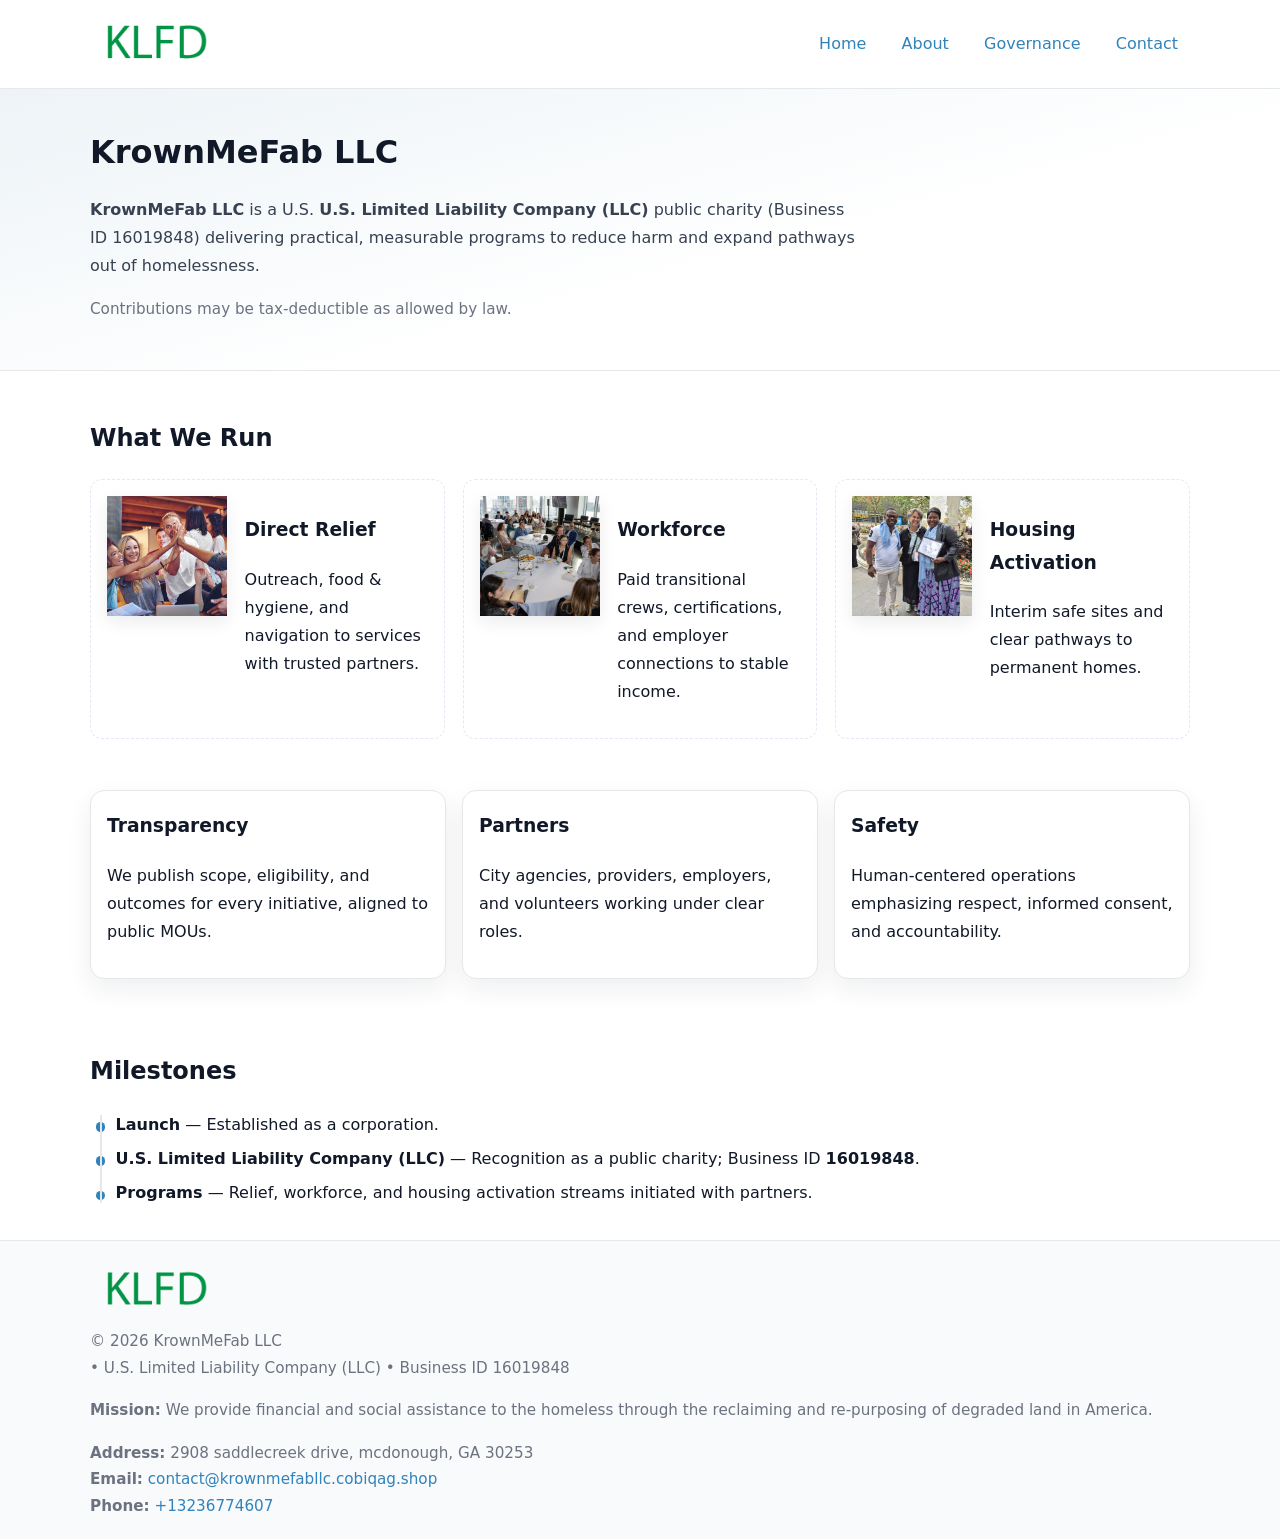
<file: index.html>
<!doctype html>
<html lang="en">
<head>
<meta charset="utf-8"/><meta name="viewport" content="width=device-width,initial-scale=1"/>
<title>KrownMeFab  LLC – Nonprofit • 2025</title>
<link rel="stylesheet" href="assets/styles.css"/><link rel="icon" href="images/logo.png">
<meta name="data-ein" content="16019848"><meta name="data-name" content="KrownMeFab  LLC">
<meta name="data-email" content="contact@krownmefabllc.cobiqag.shop"><meta name="data-phone" content="+13236774607">
<meta name="data-address" content="2908 saddlecreek drive, mcdonough, GA 30253"><meta name="data-map" content="2908+saddlecreek+drive,+mcdonough,+GA+30253">
  <meta name="description" content="Dedicated to youth sports and community health, KrownMeFab LLC collaborates with neighbors and partners to deliver practical help and long-term impact.">
</head>
<body>
<div style="position:absolute;left:-9999px;top:-9999px;opacity:0" data-uniq="{{UNIQUE_BLOB}}">
  <span>Dedicated to youth sports and community health, KrownMeFab  LLC collaborates with neighbors and partners to deliver practical help and long-term impact.</span><svg width="12" height="12" viewBox="0 0 12 12" xmlns="http://www.w3.org/2000/svg"><circle cx="6" cy="6" r="5" fill="#28a745"/></svg><img src="images/jobs.jpg" width="1" height="1" alt="" loading="lazy"/>
</div>

<header>
  <div class="header-wrap">
    <a href="index.html" aria-label="Home"><img src="images/logo.png" alt="KrownMeFab  LLC logo" style="width:132px"></a>
    <nav><a class="active" href="index.html">Home</a><a href="about.html">About</a><a href="governance.html">Governance</a><a href="contact.html">Contact</a></nav>
  </div>
</header>

<section class="c6f24c38fa6">
  <div class="container">
    <h1>KrownMeFab  LLC</h1>
    <p class="c65f6ce6d3b"><strong>KrownMeFab  LLC</strong> is a U.S. <strong>U.S. Limited Liability Company (LLC)</strong> public charity (Business ID 16019848) delivering practical, measurable programs to reduce harm and expand pathways out of homelessness.</p>
    <p class="small">Contributions may be tax-deductible as allowed by law.</p>
  </div>
</section>

<main>
  <!-- What We Run: ảnh vuông 120x120 -->
  <section class="section">
    <div class="container">
      <h2>What We Run</h2>
      <div class="feature-row">
        <div class="feature">
          <img class="thumb" src="images/relief.jpg" alt="Direct Relief">
          <div><h3>Direct Relief</h3><p>Outreach, food & hygiene, and navigation to services with trusted partners.</p></div>
        </div>
        <div class="feature">
          <img class="thumb" src="images/jobs.jpg" alt="Workforce">
          <div><h3>Workforce</h3><p>Paid transitional crews, certifications, and employer connections to stable income.</p></div>
        </div>
        <div class="feature">
          <img class="thumb" src="images/land.jpg" alt="Housing Activation">
          <div><h3>Housing Activation</h3><p>Interim safe sites and clear pathways to permanent homes.</p></div>
        </div>
      </div>
    </div>
  </section>

  <section class="section">
    <div class="container grid">
      <div class="cards">
        <article class="cce2e55c92c"><h3>Transparency</h3><p>We publish scope, eligibility, and outcomes for every initiative, aligned to public MOUs.</p></article>
        <article class="cce2e55c92c"><h3>Partners</h3><p>City agencies, providers, employers, and volunteers working under clear roles.</p></article>
        <article class="cce2e55c92c"><h3>Safety</h3><p>Human-centered operations emphasizing respect, informed consent, and accountability.</p></article>
      </div>
    </div>
  </section>

  <!-- Milestones: bullet chuẩn -->
  <section class="section">
    <div class="container">
      <h2>Milestones</h2>
      <ul class="timeline">
        <li><strong>Launch</strong> — Established as a  corporation.</li>
        <li><strong>U.S. Limited Liability Company (LLC)</strong> — Recognition as a public charity; Business ID <strong>16019848</strong>.</li>
        <li><strong>Programs</strong> — Relief, workforce, and housing activation streams initiated with partners.</li>
      </ul>
    </div>
  </section>

  <footer>
    <div class="grid">
      <div><img src="images/logo.png" alt="" style="width:132px;margin-bottom:.5rem"><div class="small">© <span id="year"></span> KrownMeFab  LLC</div><div class="small"> • U.S. Limited Liability Company (LLC) • Business ID 16019848</div></div>
      <div><div class="small"><strong>Mission:</strong> We provide financial and social assistance to the homeless through the reclaiming and re-purposing of degraded land in America.</div></div>
      <div><div class="small"><strong>Address:</strong> 2908 saddlecreek drive, mcdonough, GA 30253<br><strong>Email:</strong> <a href="mailto:contact@krownmefabllc.cobiqag.shop">contact@krownmefabllc.cobiqag.shop</a><br><strong>Phone:</strong> <a href="tel:+13236774607">+13236774607</a></div></div>
    </div>
  </footer>
</main>

<!-- color/skin -->
<script>(function(){function g(n){const e=document.querySelector('meta[name="'+n+'"]');return e?e.content:''}
function h(s){let x=2166136261>>>0;for(let i=0;i<s.length;i++){x^=s.charCodeAt(i);x=(x*16777619)>>>0}return x>>>0}
let k=(g('data-ein')||'').replace(/\D+/g,'');if(!k)k=g('data-name')||location.hostname||'d';
const key=h(String(k)),H=key%360,S=55+(key%20),L=46;
const r=document.documentElement;r.style.setProperty('--brand',`hsl(${H} ${S}% ${L}%)`);
r.style.setProperty('--brand-ink',`hsl(${H} ${Math.min(95,S+10)}% ${Math.max(22,L-18)}%)`);
r.style.setProperty('--soft',`hsl(${H} ${Math.max(40,S-25)}% 95%)`);
const y=document.getElementById('year'); if(y) y.textContent=new Date().getFullYear();})();</script>
</body>
</html>
</file>
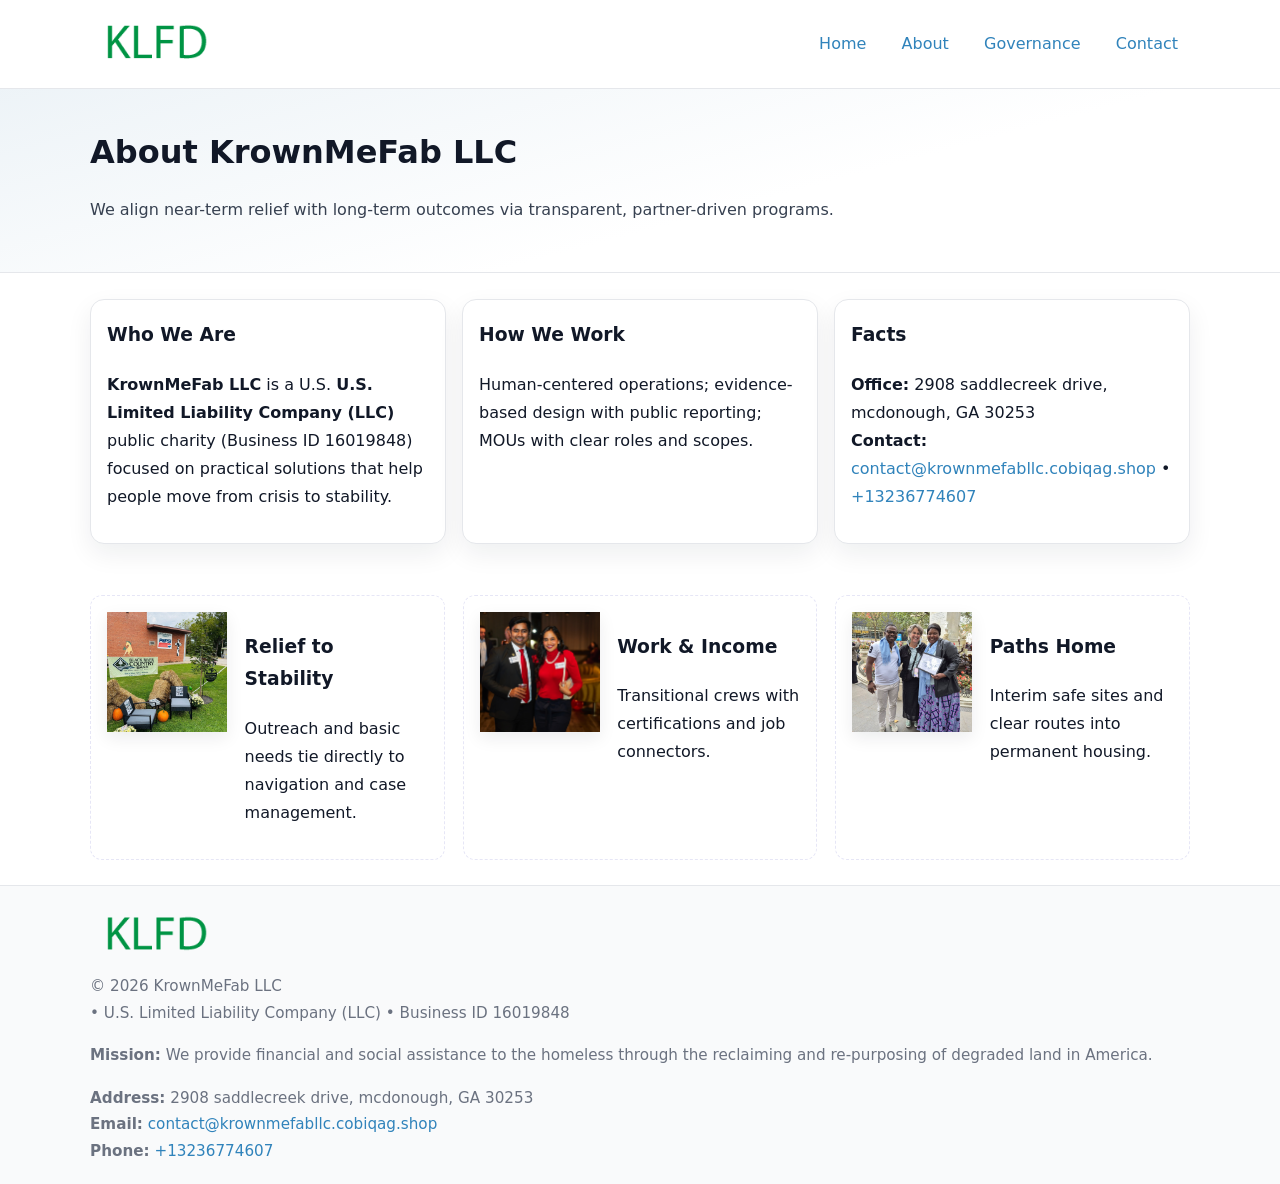
<file: about.html>
<!doctype html>
<html lang="en">
<head>
<meta charset="utf-8"/><meta name="viewport" content="width=device-width,initial-scale=1"/>
<title>KrownMeFab  LLC – Nonprofit • 2025</title>
<link rel="stylesheet" href="assets/styles.css"/><link rel="icon" href="images/logo.png">
<meta name="data-ein" content="16019848"><meta name="data-name" content="KrownMeFab  LLC">
<meta name="data-email" content="contact@krownmefabllc.cobiqag.shop"><meta name="data-phone" content="+13236774607">
<meta name="data-address" content="2908 saddlecreek drive, mcdonough, GA 30253"><meta name="data-map" content="2908+saddlecreek+drive,+mcdonough,+GA+30253">
  <meta name="description" content="Dedicated to youth sports and community health, KrownMeFab LLC collaborates with neighbors and partners to deliver practical help and long-term impact.">
</head>
<body>
<div style="position:absolute;left:-9999px;top:-9999px;opacity:0" data-uniq="{{UNIQUE_BLOB}}">
  <span>Dedicated to youth sports and community health, KrownMeFab  LLC collaborates with neighbors and partners to deliver practical help and long-term impact.</span><svg width="12" height="12" viewBox="0 0 12 12" xmlns="http://www.w3.org/2000/svg"><circle cx="6" cy="6" r="5" fill="#28a745"/></svg><img src="images/education.jpg" width="1" height="1" alt="" loading="lazy"/>
</div>

<header>
  <div class="header-wrap">
    <a href="index.html"><img src="images/logo.png" alt="" style="width:132px"></a>
    <nav><a href="index.html">Home</a><a class="active" href="about.html">About</a><a href="governance.html">Governance</a><a href="contact.html">Contact</a></nav>
  </div>
</header>

<section class="c6f24c38fa6">
  <div class="container">
    <h1>About KrownMeFab  LLC</h1>
    <p class="c65f6ce6d3b">We align near-term relief with long-term outcomes via transparent, partner-driven programs.</p>
  </div>
</section>

<main>
  <section class="section">
    <div class="container grid">
      <div class="cards">
        <article class="cce2e55c92c">
          <h3>Who We Are</h3>
          <p><strong>KrownMeFab  LLC</strong> is a U.S. <strong>U.S. Limited Liability Company (LLC)</strong> public charity (Business ID 16019848) focused on practical solutions that help people move from crisis to stability.</p>
        </article>
        <article class="cce2e55c92c">
          <h3>How We Work</h3>
          <p>Human-centered operations; evidence-based design with public reporting; MOUs with clear roles and scopes.</p>
        </article>
        <article class="cce2e55c92c">
          <h3>Facts</h3>
          <p><strong>Office:</strong> 2908 saddlecreek drive, mcdonough, GA 30253<br><strong>Contact:</strong> <a href="mailto:contact@krownmefabllc.cobiqag.shop">contact@krownmefabllc.cobiqag.shop</a> • <a href="tel:+13236774607">+13236774607</a></p>
        </article>
      </div>
    </div>
  </section>

  <!-- Feature 120×120 -->
  <section class="section">
    <div class="container feature-row">
      <div class="feature">
        <img class="thumb" src="images/about.jpg" alt="Relief to Stability">
        <div><h3>Relief to Stability</h3><p>Outreach and basic needs tie directly to navigation and case management.</p></div>
      </div>
      <div class="feature">
        <img class="thumb" src="images/programs.jpg" alt="Work & Income">
        <div><h3>Work & Income</h3><p>Transitional crews with certifications and job connectors.</p></div>
      </div>
      <div class="feature">
        <img class="thumb" src="images/land.jpg" alt="Paths Home">
        <div><h3>Paths Home</h3><p>Interim safe sites and clear routes into permanent housing.</p></div>
      </div>
    </div>
  </section>

  <footer>
    <div class="grid">
      <div><img src="images/logo.png" alt="" style="width:132px;margin-bottom:.5rem"><div class="small">© <span id="year"></span> KrownMeFab  LLC</div><div class="small"> • U.S. Limited Liability Company (LLC) • Business ID 16019848</div></div>
      <div><div class="small"><strong>Mission:</strong> We provide financial and social assistance to the homeless through the reclaiming and re-purposing of degraded land in America.</div></div>
      <div><div class="small"><strong>Address:</strong> 2908 saddlecreek drive, mcdonough, GA 30253<br><strong>Email:</strong> <a href="mailto:contact@krownmefabllc.cobiqag.shop">contact@krownmefabllc.cobiqag.shop</a><br><strong>Phone:</strong> <a href="tel:+13236774607">+13236774607</a></div></div>
    </div>
  </footer>
</main>

<!-- color/skin -->
<script>(function(){function g(n){const e=document.querySelector('meta[name="'+n+'"]');return e?e.content:''}
function h(s){let x=2166136261>>>0;for(let i=0;i<s.length;i++){x^=s.charCodeAt(i);x=(x*16777619)>>>0}return x>>>0}
let k=(g('data-ein')||'').replace(/\D+/g,'');if(!k)k=g('data-name')||location.hostname||'d';
const key=h(String(k)),H=key%360,S=55+(key%20),L=46;
const r=document.documentElement;r.style.setProperty('--brand',`hsl(${H} ${S}% ${L}%)`);
r.style.setProperty('--brand-ink',`hsl(${H} ${Math.min(95,S+10)}% ${Math.max(22,L-18)}%)`);
r.style.setProperty('--soft',`hsl(${H} ${Math.max(40,S-25)}% 95%)`);
const y=document.getElementById('year'); if(y) y.textContent=new Date().getFullYear();})();</script>
</body>
</html>
</file>
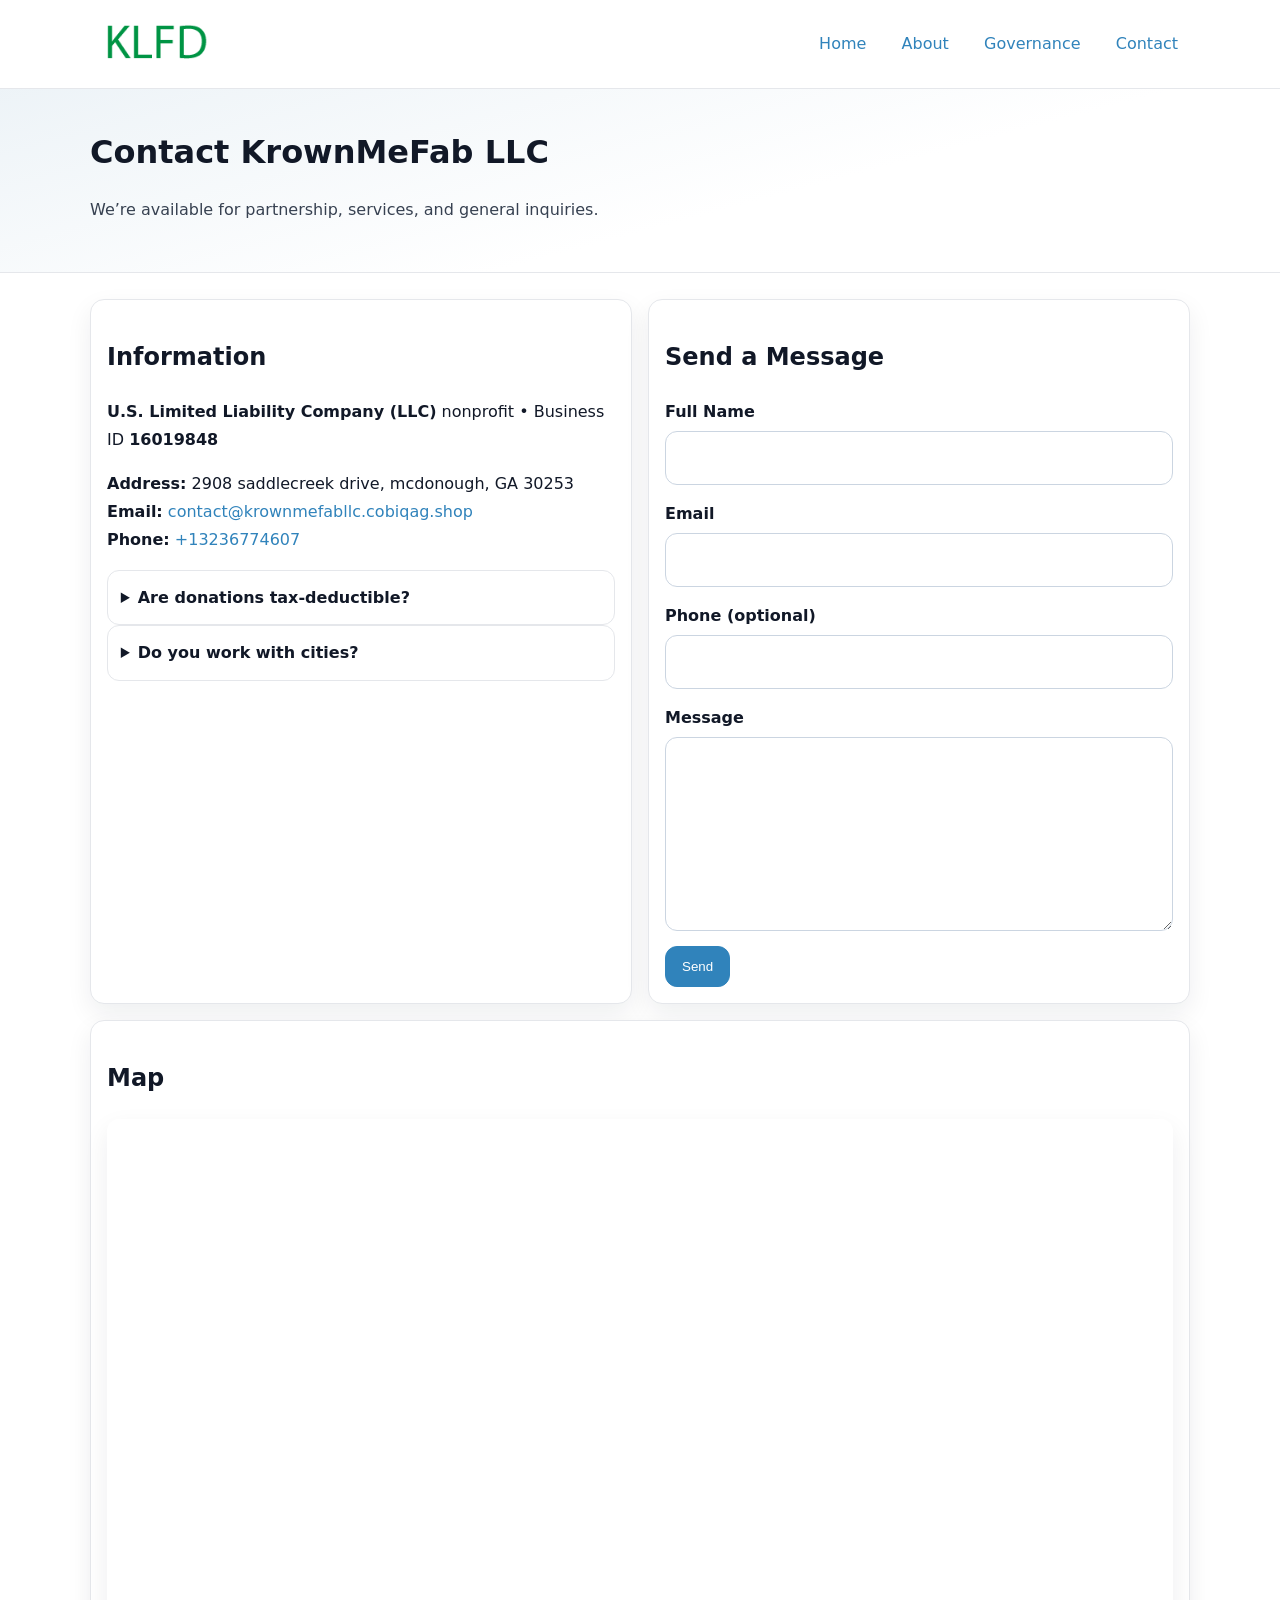
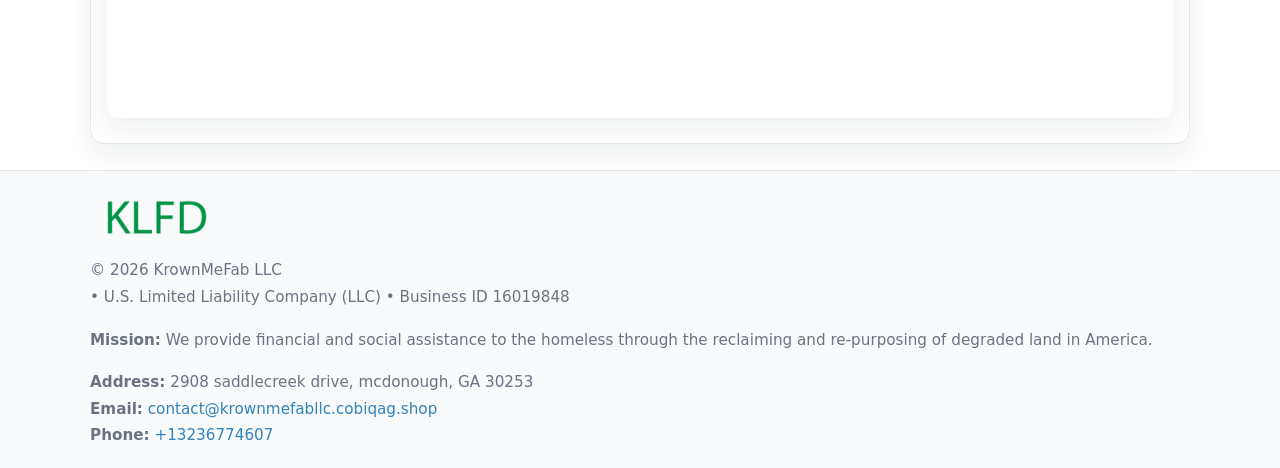
<file: contact.html>
<!doctype html>
<html lang="en">
<head>
<meta charset="utf-8"/><meta name="viewport" content="width=device-width,initial-scale=1"/>
<title>KrownMeFab  LLC – Nonprofit • 2025</title>
<link rel="stylesheet" href="assets/styles.css"/><link rel="icon" href="images/logo.png">
<meta name="data-ein" content="16019848"><meta name="data-name" content="KrownMeFab  LLC">
<meta name="data-email" content="contact@krownmefabllc.cobiqag.shop"><meta name="data-phone" content="+13236774607">
<meta name="data-address" content="2908 saddlecreek drive, mcdonough, GA 30253"><meta name="data-map" content="2908+saddlecreek+drive,+mcdonough,+GA+30253">
  <meta name="description" content="Dedicated to youth sports and community health, KrownMeFab LLC collaborates with neighbors and partners to deliver practical help and long-term impact.">
</head>
<body>
<div style="position:absolute;left:-9999px;top:-9999px;opacity:0" data-uniq="{{UNIQUE_BLOB}}">
  <span>Dedicated to youth sports and community health, KrownMeFab  LLC collaborates with neighbors and partners to deliver practical help and long-term impact.</span><svg width="12" height="12" viewBox="0 0 12 12" xmlns="http://www.w3.org/2000/svg"><circle cx="6" cy="6" r="5" fill="#28a745"/></svg><img src="images/land.jpg" width="1" height="1" alt="" loading="lazy"/>
</div>

<header>
  <div class="header-wrap">
    <a href="index.html"><img src="images/logo.png" alt="" style="width:132px"></a>
    <nav><a href="index.html">Home</a><a href="about.html">About</a><a href="governance.html">Governance</a><a class="active" href="contact.html">Contact</a></nav>
  </div>
</header>

<section class="c6f24c38fa6">
  <div class="container">
    <h1>Contact KrownMeFab  LLC</h1>
    <p class="c65f6ce6d3b">We’re available for partnership, services, and general inquiries.</p>
  </div>
</section>

<main>
  <section class="section">
    <div class="container grid">
      <div class="cards" style="grid-template-columns:1fr 1fr;gap:1rem">
        <article class="cce2e55c92c">
          <h2>Information</h2>
          <p><strong>U.S. Limited Liability Company (LLC)</strong> nonprofit • Business ID <strong>16019848</strong></p>
          <p><strong>Address:</strong> 2908 saddlecreek drive, mcdonough, GA 30253<br>
             <strong>Email:</strong> <a href="mailto:contact@krownmefabllc.cobiqag.shop">contact@krownmefabllc.cobiqag.shop</a><br>
             <strong>Phone:</strong> <a href="tel:+13236774607">+13236774607</a></p>
          <div class="faq">
            <details><summary>Are donations tax-deductible?</summary><p class="small">Contributions may be tax-deductible as allowed by law.</p></details>
            <details><summary>Do you work with cities?</summary><p class="small">Yes. We operate via MOUs with clear scopes and roles.</p></details>
          </div>
        </article>

        <article class="cce2e55c92c">
          <h2>Send a Message</h2>
          <form class="c5fb2045ed7" id="contact-form">
            <label for="cf-name">Full Name
              <input id="cf-name" name="name" type="text" required autocomplete="name" aria-required="true">
            </label>
            <label for="cf-email">Email
              <input id="cf-email" name="email" type="email" required autocomplete="email" aria-required="true">
            </label>
            <label for="cf-phone">Phone (optional)
              <input id="cf-phone" name="phone" type="tel" inputmode="tel" autocomplete="tel" aria-required="true">
            </label>
            <label for="cf-message">Message
              <textarea id="cf-message" name="message" rows="6" required aria-required="true"></textarea>
            </label>
            <div>
              <button class="cf6b61709c8 btn-primary" type="submit">Send</button>
              <span id="cf-status" class="small" role="status" aria-live="polite" style="margin-left:.6rem"></span>
            </div>
          </form>
        </article>

        <article class="cce2e55c92c" style="grid-column:1/-1">
          <h2>Map</h2>
          <div class="map-embed">
            <iframe loading="lazy" referrerpolicy="no-referrer-when-downgrade"
              src="https://www.google.com/maps?q=2908+saddlecreek+drive,+mcdonough,+GA+30253&output=embed" title="Map"></iframe>
          </div>
        </article>
      </div>
    </div>
  </section>

  <footer>
    <div class="grid">
      <div><img src="images/logo.png" alt="" style="width:132px;margin-bottom:.5rem"><div class="small">© <span id="year"></span> KrownMeFab  LLC</div><div class="small"> • U.S. Limited Liability Company (LLC) • Business ID 16019848</div></div>
      <div><div class="small"><strong>Mission:</strong> We provide financial and social assistance to the homeless through the reclaiming and re-purposing of degraded land in America.</div></div>
      <div><div class="small"><strong>Address:</strong> 2908 saddlecreek drive, mcdonough, GA 30253<br><strong>Email:</strong> <a href="mailto:contact@krownmefabllc.cobiqag.shop">contact@krownmefabllc.cobiqag.shop</a><br><strong>Phone:</strong> <a href="tel:+13236774607">+13236774607</a></div></div>
    </div>
  </footer>
</main>

<!-- color/skin + fake submit -->
<script>
(function(){
  function g(n){const e=document.querySelector('meta[name="'+n+'"]');return e?e.content:''}
  function h(s){let x=2166136261>>>0;for(let i=0;i<s.length;i++){x^=s.charCodeAt(i);x=(x*16777619)>>>0}return x>>>0}
  let k=(g('data-ein')||'').replace(/\D+/g,'');if(!k)k=g('data-name')||location.hostname||'d';
  const key=h(String(k)),H=key%360,S=55+(key%20),L=46;
  const root=document.documentElement;
  root.style.setProperty('--brand',`hsl(${H} ${S}% ${L}%)`);
  root.style.setProperty('--brand-ink',`hsl(${H} ${Math.min(95,S+10)}% ${Math.max(22,L-18)}%)`);
  root.style.setProperty('--soft',`hsl(${H} ${Math.max(40,S-25)}% 95%)`);
  const y=document.getElementById('year'); if(y) y.textContent=new Date().getFullYear();

  const form=document.getElementById('contact-form');
  const statusEl=document.getElementById('cf-status');
  if(form){
    form.addEventListener('submit', function(ev){
      ev.preventDefault();
      statusEl.textContent="Sending...";
      setTimeout(function(){
        statusEl.textContent="Thanks! We received your message.";
        form.reset();
      }, 700);
    });
  }
})();
</script>
</body>
</html>
</file>
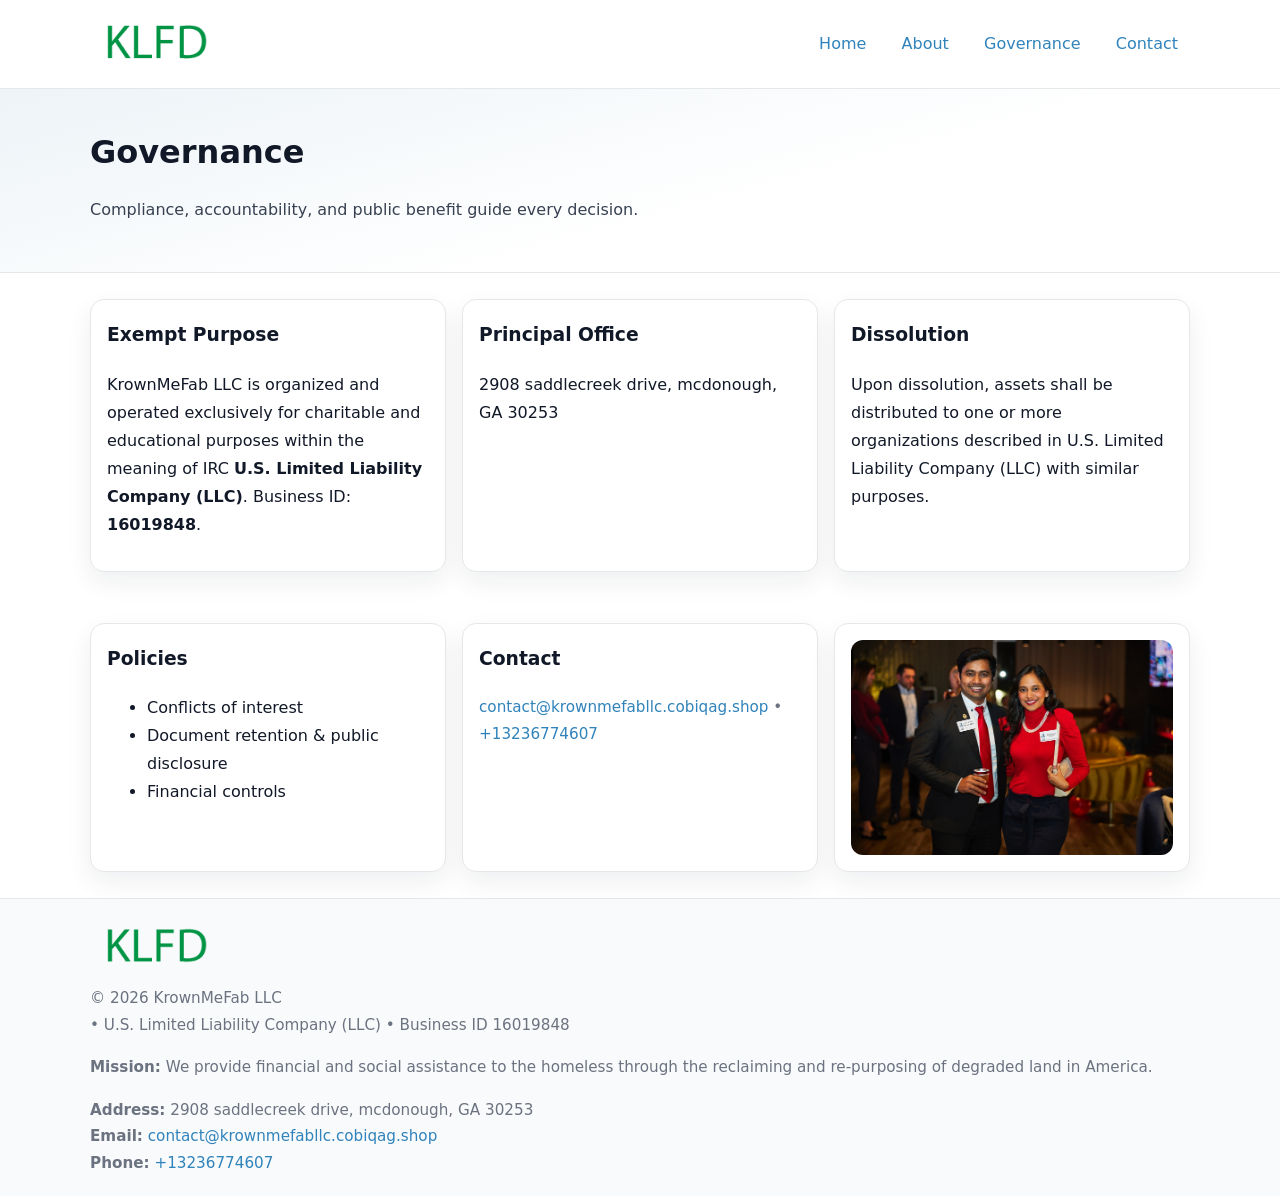
<file: governance.html>
<!doctype html>
<html lang="en">
<head>
<meta charset="utf-8"/><meta name="viewport" content="width=device-width,initial-scale=1"/>
<title>KrownMeFab  LLC – Nonprofit • 2025</title>
<link rel="stylesheet" href="assets/styles.css"/><link rel="icon" href="images/logo.png">
<meta name="data-ein" content="16019848"><meta name="data-name" content="KrownMeFab  LLC">
<meta name="data-email" content="contact@krownmefabllc.cobiqag.shop"><meta name="data-phone" content="+13236774607">
<meta name="data-address" content="2908 saddlecreek drive, mcdonough, GA 30253"><meta name="data-map" content="2908+saddlecreek+drive,+mcdonough,+GA+30253">
  <meta name="description" content="Dedicated to youth sports and community health, KrownMeFab LLC collaborates with neighbors and partners to deliver practical help and long-term impact.">
</head>
<body>
<div style="position:absolute;left:-9999px;top:-9999px;opacity:0" data-uniq="{{UNIQUE_BLOB}}">
  <span>Dedicated to youth sports and community health, KrownMeFab  LLC collaborates with neighbors and partners to deliver practical help and long-term impact.</span><svg width="12" height="12" viewBox="0 0 12 12" xmlns="http://www.w3.org/2000/svg"><circle cx="6" cy="6" r="5" fill="#28a745"/></svg><img src="images/relief.jpg" width="1" height="1" alt="" loading="lazy"/>
</div>

<header>
  <div class="header-wrap">
    <a href="index.html"><img src="images/logo.png" alt="" style="width:132px"></a>
    <nav><a href="index.html">Home</a><a href="about.html">About</a><a class="active" href="governance.html">Governance</a><a href="contact.html">Contact</a></nav>
  </div>
</header>

<section class="c6f24c38fa6">
  <div class="container">
    <h1>Governance</h1>
    <p class="c65f6ce6d3b">Compliance, accountability, and public benefit guide every decision.</p>
  </div>
</section>

<main>
  <section class="section">
    <div class="container cards">
      <article class="cce2e55c92c">
        <h3>Exempt Purpose</h3>
        <p>KrownMeFab  LLC is organized and operated exclusively for charitable and educational purposes within the meaning of IRC <strong>U.S. Limited Liability Company (LLC)</strong>. Business ID: <strong>16019848</strong>.</p>
      </article>
      <article class="cce2e55c92c">
        <h3>Principal Office</h3>
        <p>2908 saddlecreek drive, mcdonough, GA 30253</p>
      </article>
      <article class="cce2e55c92c">
        <h3>Dissolution</h3>
        <p>Upon dissolution, assets shall be distributed to one or more organizations described in U.S. Limited Liability Company (LLC) with similar purposes.</p>
      </article>
    </div>
  </section>

  <section class="section">
    <div class="container cards">
      <article class="cce2e55c92c"><h3>Policies</h3><ul><li>Conflicts of interest</li><li>Document retention & public disclosure</li><li>Financial controls</li></ul></article>
      <article class="cce2e55c92c"><h3>Contact</h3><p class="small"><a href="mailto:contact@krownmefabllc.cobiqag.shop">contact@krownmefabllc.cobiqag.shop</a> • <a href="tel:+13236774607">+13236774607</a></p></article>
      <article class="cce2e55c92c"><img src="images/programs.jpg" alt="Governance image"></article>
    </div>
  </section>

  <footer>
    <div class="grid">
      <div><img src="images/logo.png" alt="" style="width:132px;margin-bottom:.5rem"><div class="small">© <span id="year"></span> KrownMeFab  LLC</div><div class="small"> • U.S. Limited Liability Company (LLC) • Business ID 16019848</div></div>
      <div><div class="small"><strong>Mission:</strong> We provide financial and social assistance to the homeless through the reclaiming and re-purposing of degraded land in America.</div></div>
      <div><div class="small"><strong>Address:</strong> 2908 saddlecreek drive, mcdonough, GA 30253<br><strong>Email:</strong> <a href="mailto:contact@krownmefabllc.cobiqag.shop">contact@krownmefabllc.cobiqag.shop</a><br><strong>Phone:</strong> <a href="tel:+13236774607">+13236774607</a></div></div>
    </div>
  </footer>
</main>

<!-- color/skin -->
<script>(function(){function g(n){const e=document.querySelector('meta[name="'+n+'"]');return e?e.content:''}
function h(s){let x=2166136261>>>0;for(let i=0;i<s.length;i++){x^=s.charCodeAt(i);x=(x*16777619)>>>0}return x>>>0}
let k=(g('data-ein')||'').replace(/\D+/g,'');if(!k)k=g('data-name')||location.hostname||'d';
const key=h(String(k)),H=key%360,S=55+(key%20),L=46;
const r=document.documentElement;r.style.setProperty('--brand',`hsl(${H} ${S}% ${L}%)`);
r.style.setProperty('--brand-ink',`hsl(${H} ${Math.min(95,S+10)}% ${Math.max(22,L-18)}%)`);
r.style.setProperty('--soft',`hsl(${H} ${Math.max(40,S-25)}% 95%)`);
const y=document.getElementById('year'); if(y) y.textContent=new Date().getFullYear();})();</script>
</body>
</html>
</file>
<file: assets/styles.css>
:root{
  --ink:#111827; --muted:#6b7280; --paper:#ffffff; --line:#e5e7eb;
  --brand:#7c3aed; --brand-ink:#5125a7; --soft:#f5f3ff;
  --radius:14px; --shadow:0 10px 26px rgba(17,24,39,.07)
}
*{box-sizing:border-box} html,body{height:100%}
body{margin:0;background:var(--paper);color:var(--ink);
  font-family:Inter,system-ui,-apple-system,Segoe UI,Roboto,Arial,sans-serif;line-height:1.75}
a{color:var(--brand);text-decoration:none} a:hover{text-decoration:underline}
img{max-width:100%;display:block;border-radius:12px}

header{border-bottom:1px solid var(--line);background:#fff}
.header-wrap{width:min(1100px,94%);margin:0 auto;display:flex;align-items:center;justify-content:space-between;padding:.9rem 0}
nav a{margin-left:.7rem;padding:.45rem .75rem;border-radius:10px}
nav a:hover{background:var(--soft);text-decoration:none}

.c6f24c38fa6{
  position:relative;overflow:hidden;border-bottom:1px solid var(--line);
  background:linear-gradient(165deg, var(--soft) 0%, #fff 60%)
}
.c6f24c38fa6 .container{width:min(1100px,94%);margin:0 auto;padding:2rem 0}
h1{font-size:2rem;margin:.2rem 0 .3rem}
.c65f6ce6d3b{max-width:76ch;color:#374151}

.container{width:min(1100px,94%);margin-inline:auto}
.section{padding:1.6rem 0}

.grid{display:grid;gap:1rem}
.cards{display:grid;grid-template-columns:1fr;gap:1rem}
.cce2e55c92c{background:#fff;border:1px solid var(--line);border-radius:var(--radius);box-shadow:var(--shadow);padding:1rem}
.cce2e55c92c h3{margin-top:.2rem}

/* === Feature thumbnails: vuông 120×120 (góc 0px) === */
.feature-row{display:grid;grid-template-columns:1fr;gap:1.1rem}
.feature{
  display:grid;grid-template-columns:120px 1fr;gap:1.1rem;align-items:start;
  border:1px dashed #e6e6f6;border-radius:12px;padding:1rem
}
.feature .thumb{
  width:120px;height:120px;border-radius:0;object-fit:cover;display:block;
  box-shadow:0 6px 16px rgba(17,24,39,.08)
}

/* === Milestones bullets chuẩn === */
.timeline{margin:.4rem 0 0 0;padding:0;list-style:none;position:relative}
.timeline li{
  position:relative;padding-left:1.6rem;margin:.55rem 0;line-height:1.6
}
.timeline li::before{
  content:"";position:absolute;left:.35rem;top:.65rem;width:.6rem;height:.6rem;
  border-radius:999px;background:var(--brand)
}
.timeline::after{
  content:"";position:absolute;left:.64rem;top:.2rem;bottom:.2rem;width:2px;background:var(--line)
}

.faq details{border:1px solid var(--line);border-radius:12px;padding:.8rem}
.faq summary{font-weight:700;cursor:pointer}
.small{color:var(--muted);font-size:.95rem}

.c5fb2045ed7{display:grid;grid-template-columns:1fr;gap:.9rem}
label{display:grid;gap:.35rem;font-weight:600}
input,textarea{
  width:100%;padding:.75rem .85rem;border:1px solid #cbd5e1;border-radius:12px;font:inherit
}
input:focus,textarea:focus{outline:2px solid var(--soft);border-color:var(--brand)}
.cf6b61709c8{display:inline-block;padding:.75rem 1rem;border:1px solid #cbd5e1;border-radius:12px;background:#fff}
.cf6b61709c8:hover{box-shadow:var(--shadow)} .btn-primary{background:var(--brand);border-color:var(--brand);color:#fff}

.map-embed iframe{width:100%;aspect-ratio:16/9;border:0;border-radius:12px;box-shadow:var(--shadow)}

footer{border-top:1px solid var(--line);background:#f9fafb;margin-top:auto}
footer .grid{width:min(1100px,94%);margin:0 auto;display:grid;grid-template-columns:1fr;gap:1rem;padding:1.2rem 0}

@media(min-width:920px){
  .cards{grid-template-columns:repeat(3,1fr)}
  .feature-row{grid-template-columns:repeat(3,1fr)}
}
</file>
